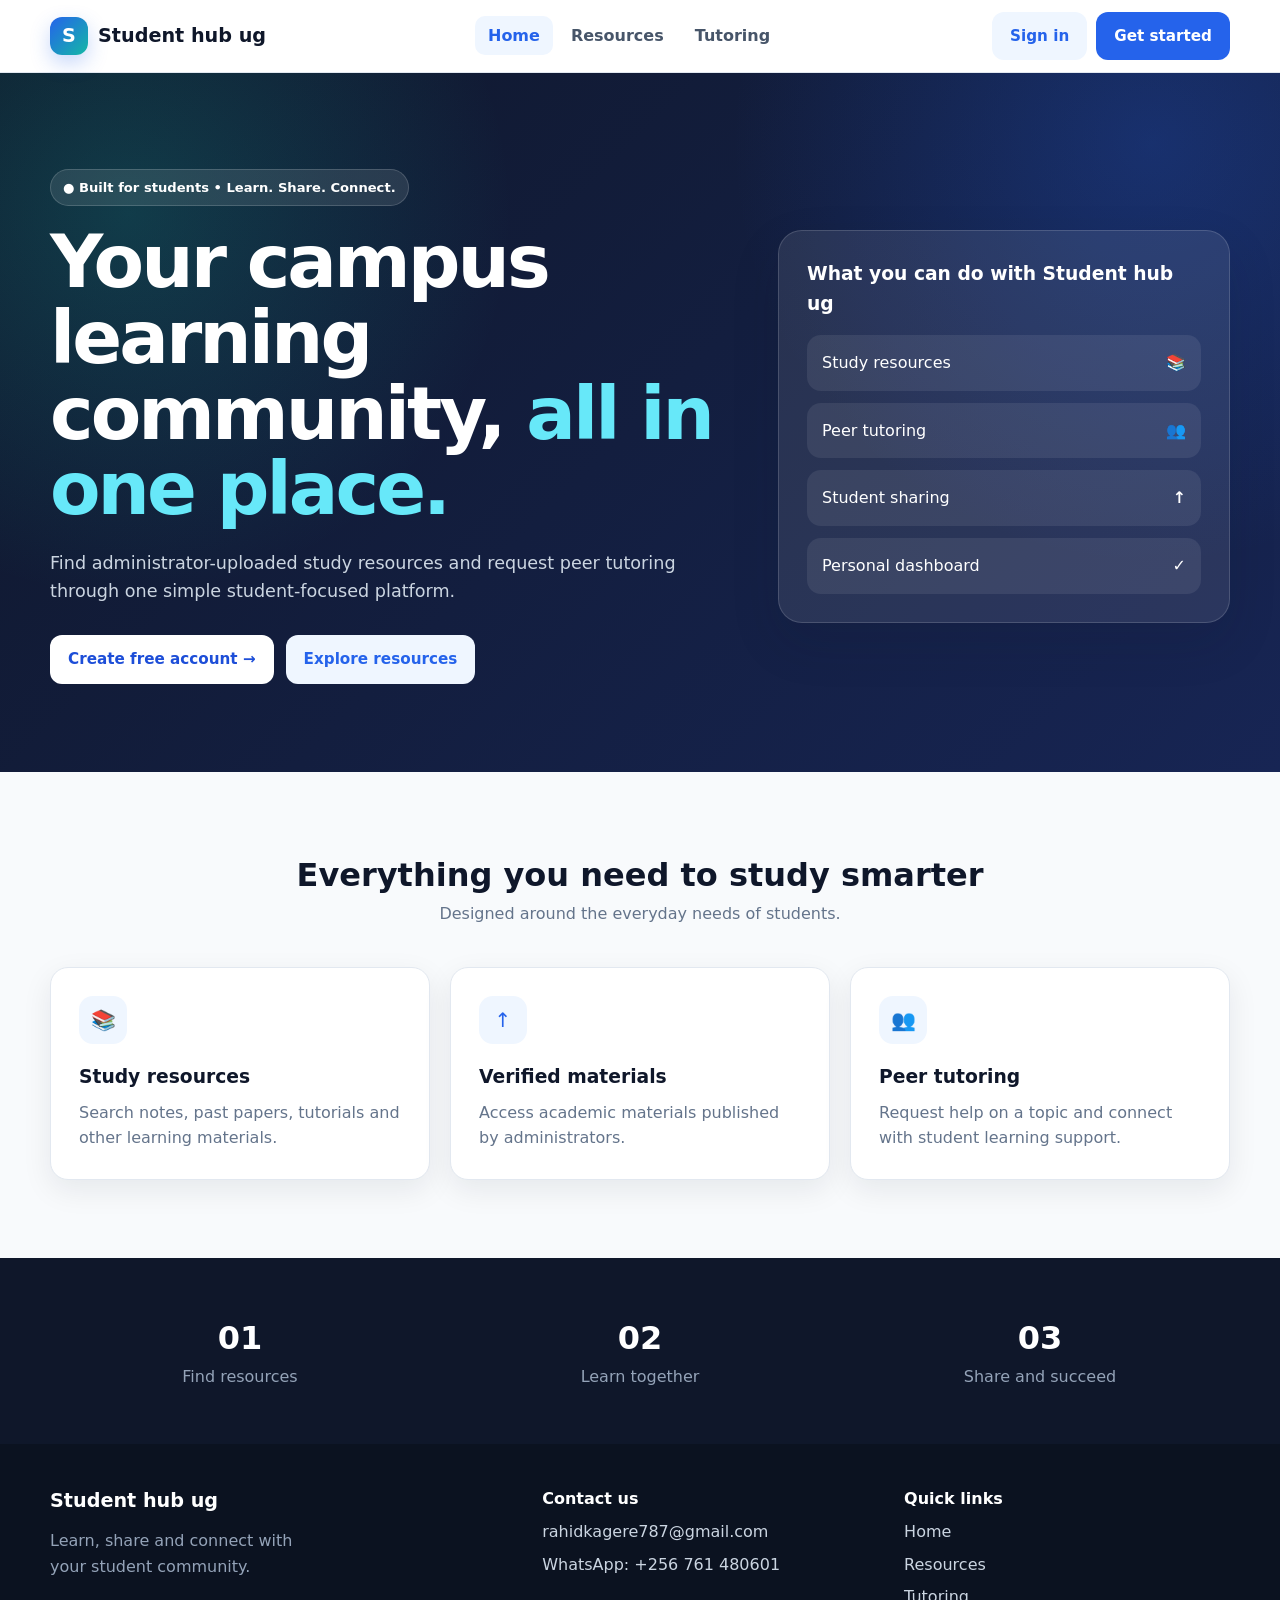
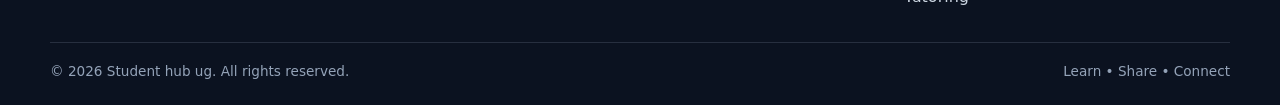
<file: index.html>
<!doctype html><html lang="en"><head><meta charset="UTF-8"><meta name="viewport" content="width=device-width,initial-scale=1"><title>Student hub ug | Student Learning Hub</title><link rel="stylesheet" href="style.css"></head>
<body><header class="site-header"><div class="container nav"><a class="logo" href="index.html"><span class="logo-mark">S</span>Student hub ug</a><ul class="nav-links"><li><a class="active" href="index.html">Home</a></li><li><a href="resources.php">Resources</a></li><li><a href="tutoring.php">Tutoring</a></li></ul><div class="nav-actions"><a class="btn btn-soft" href="login.html">Sign in</a><a class="btn btn-primary" href="register.html">Get started</a></div></div></header>
<main><section class="hero"><div class="container hero-grid"><div><div class="eyebrow">● Built for students • Learn. Share. Connect.</div><h1>Your campus learning community, <span>all in one place.</span></h1><p>Find administrator-uploaded study resources and request peer tutoring through one simple student-focused platform.</p><div class="hero-actions"><a class="btn btn-primary" href="register.html">Create free account →</a><a class="btn btn-soft" href="resources.php">Explore resources</a></div></div><div class="hero-card"><h3>What you can do with Student hub ug</h3><div class="stat-list"><div class="stat-item"><span>Study resources</span><strong>📚</strong></div><div class="stat-item"><span>Peer tutoring</span><strong>👥</strong></div><div class="stat-item"><span>Student sharing</span><strong>↑</strong></div><div class="stat-item"><span>Personal dashboard</span><strong>✓</strong></div></div></div></div></section>
<section class="section"><div class="container"><div class="section-head"><h2>Everything you need to study smarter</h2><p>Designed around the everyday needs of students.</p></div><div class="features"><article class="feature-card"><div class="icon-box">📚</div><h3>Study resources</h3><p>Search notes, past papers, tutorials and other learning materials.</p></article><article class="feature-card"><div class="icon-box">↑</div><h3>Verified materials</h3><p>Access academic materials published by administrators.</p></article><article class="feature-card"><div class="icon-box">👥</div><h3>Peer tutoring</h3><p>Request help on a topic and connect with student learning support.</p></article></div></div></section>
<section class="info-band"><div class="container info-grid"><div><strong>01</strong><span>Find resources</span></div><div><strong>02</strong><span>Learn together</span></div><div><strong>03</strong><span>Share and succeed</span></div></div></section></main><footer class="site-footer"><div class="container footer-inner"><span>© 2026 Student hub ug</span><span>Learn • Share • Connect</span></div></footer><script src="script.js"></script></body></html>
</file>
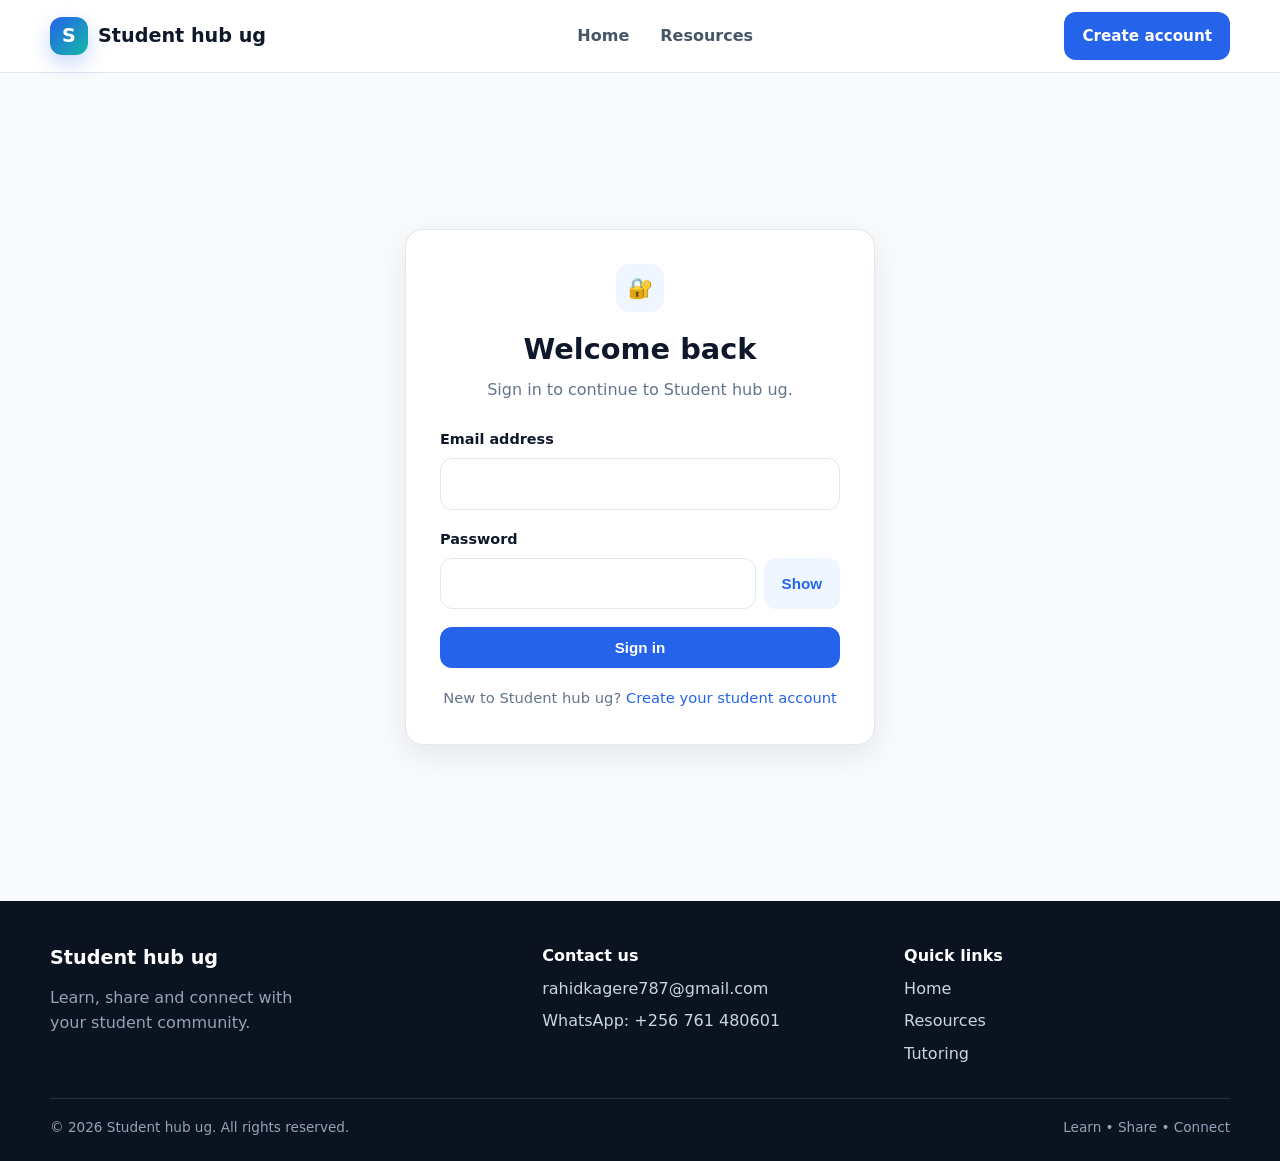
<file: login.html>
<!doctype html><html lang="en"><head><meta charset="UTF-8"><meta name="viewport" content="width=device-width,initial-scale=1"><title>Sign in | Student hub ug</title><link rel="stylesheet" href="style.css"></head>
<body><header class="site-header"><div class="container nav"><a class="logo" href="index.html"><span class="logo-mark">S</span>Student hub ug</a><ul class="nav-links"><li><a href="index.html">Home</a></li><li><a href="resources.php">Resources</a></li></ul><div class="nav-actions"><a class="btn btn-primary" href="register.html">Create account</a></div></div></header>
<main class="form-wrap"><section class="form-card narrow"><div class="form-header"><div class="icon-box" style="margin:0 auto 14px">🔐</div><h1>Welcome back</h1><p>Sign in to continue to Student hub ug.</p></div><div id="login-error" class="alert alert-danger" style="display:none"></div><form action="login_process.php" method="POST" data-loading><div class="form-group"><label>Email address</label><input type="email" name="email" autocomplete="email" required></div><div class="form-group"><label>Password</label><div style="display:flex;gap:8px"><input id="password" type="password" name="password" required><button type="button" class="btn btn-soft" data-password-toggle="password">Show</button></div></div><button class="btn btn-primary btn-block" type="submit">Sign in</button></form><div class="form-footer">New to Student hub ug? <a href="register.html">Create your student account</a></div></section></main><script src="script.js"></script><script>const e=new URLSearchParams(location.search).get("error");if(e){const b=document.getElementById("login-error");b.textContent=e==="invalid"?"Incorrect email or password. Please try again.":"Something went wrong. Please try again.";b.style.display="block"}</script></body></html>
</file>
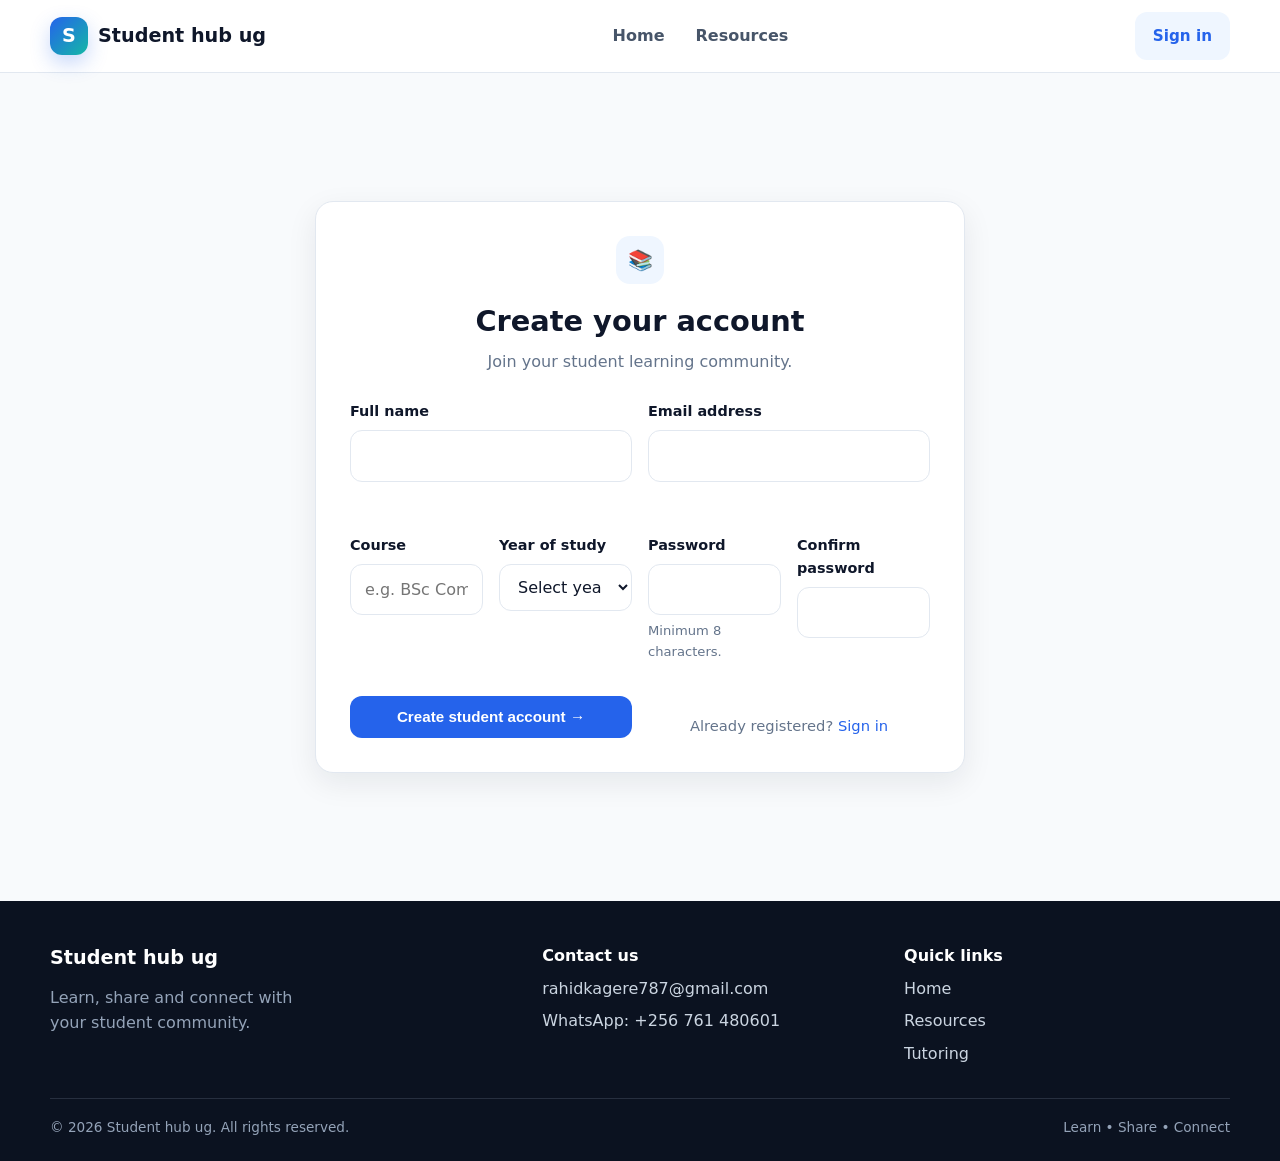
<file: register.html>
<!doctype html><html lang="en"><head><meta charset="UTF-8"><meta name="viewport" content="width=device-width,initial-scale=1"><title>Create account | Student hub ug</title><link rel="stylesheet" href="style.css"></head>
<body><header class="site-header"><div class="container nav"><a class="logo" href="index.html"><span class="logo-mark">S</span>Student hub ug</a><ul class="nav-links"><li><a href="index.html">Home</a></li><li><a href="resources.php">Resources</a></li></ul><div class="nav-actions"><a class="btn btn-soft" href="login.html">Sign in</a></div></div></header>
<main class="form-wrap"><section class="form-card"><div class="form-header"><div class="icon-box" style="margin:0 auto 14px">📚</div><h1>Create your account</h1><p>Join your student learning community.</p></div><div id="reg-error" style="display:none"></div><form id="regForm" action="register_process.php" method="POST" data-loading>
<div class="form-row"><div class="form-group"><label>Full name</label><input name="full_name" required></div><div class="form-group">
<div class="form-group"><label>Email address</label><input type="email" name="email" required></div></div>
<div class="form-row"><div class="form-group"><label>Course</label><input name="course" placeholder="e.g. BSc Computer Science" required></div><div class="form-group"><label>Year of study</label><select name="year" required><option value="">Select year</option><option>1</option><option>2</option><option>3</option><option>4</option><option>5</option></select></div></div>
<div class="form-row"><div class="form-group"><label>Password</label><input id="password" type="password" name="password" minlength="8" required><div class="help">Minimum 8 characters.</div></div><div class="form-group"><label>Confirm password</label><input id="confirm_password" type="password" name="confirm_password" minlength="8" required></div></div>
<button class="btn btn-primary btn-block" type="submit">Create student account →</button></form><div class="form-footer">Already registered? <a href="login.html">Sign in</a></div></section></main><script src="script.js"></script><script>const e=new URLSearchParams(location.search).get("error");if(e){const b=document.getElementById("reg-error");b.className="alert alert-danger";b.textContent=decodeURIComponent(e);b.style.display="block"}</script></body></html>
</file>
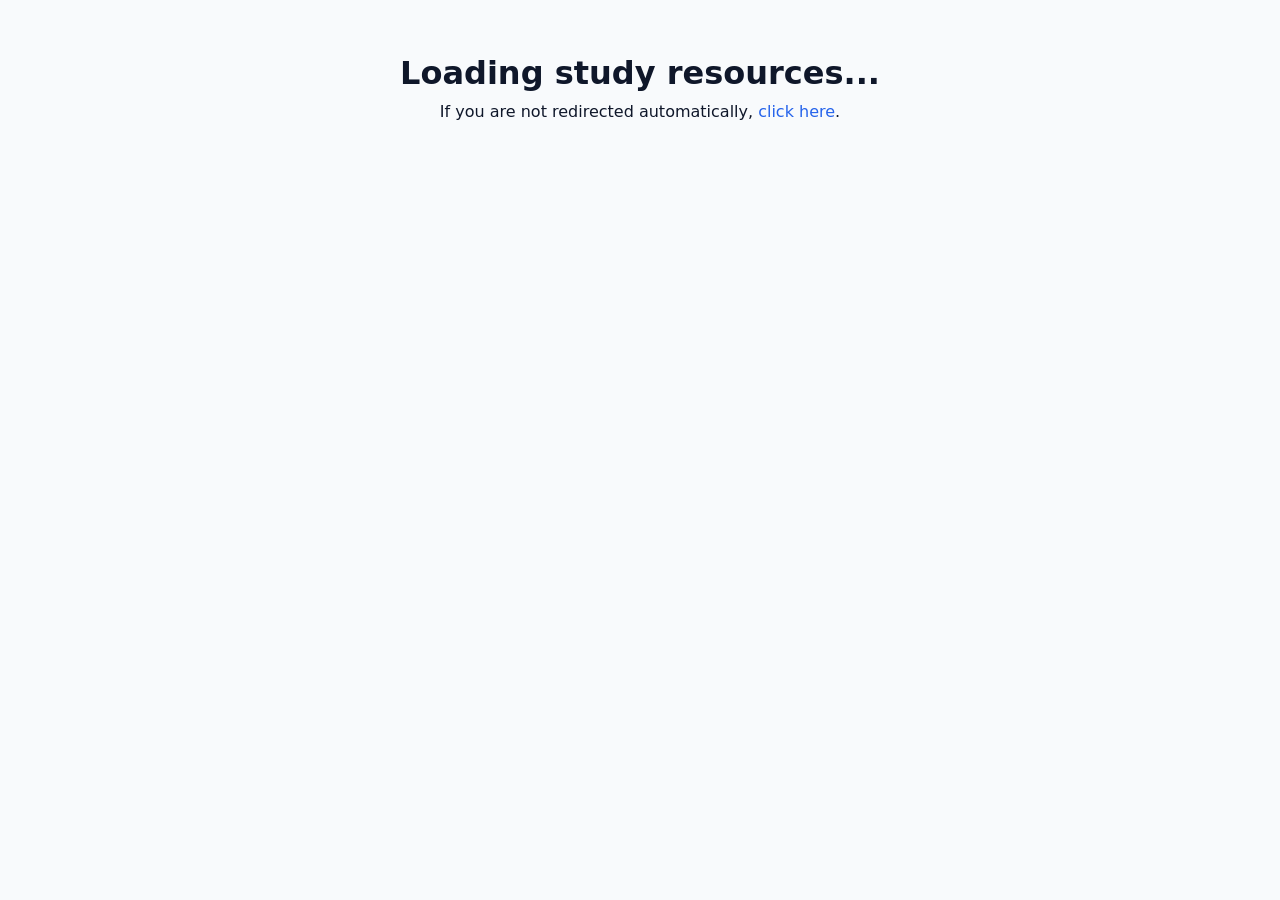
<file: resources.html>
<!DOCTYPE html>
<html lang="en">
<head>
    <meta charset="UTF-8">
    <meta http-equiv="refresh" content="0; url=resources.php">
    <title>Redirecting to Resources</title>
    <link rel="stylesheet" href="style.css">
</head>
<body>
    <main class="resources-page" style="text-align:center; padding: 3rem 1rem;">
        <h1>Loading study resources...</h1>
        <p>If you are not redirected automatically, <a href="resources.php">click here</a>.</p>
    </main>
</body>
</html>
</file>
<file: style.css>
:root{--primary:#2563eb;--primary-dark:#1d4ed8;--accent:#14b8a6;--ink:#0f172a;--muted:#64748b;--bg:#f8fafc;--surface:#fff;--border:#e2e8f0;--success:#16a34a;--danger:#dc2626;--shadow:0 10px 30px rgba(15,23,42,.08);--shadow-lg:0 20px 50px rgba(15,23,42,.12);--radius:18px}
*{box-sizing:border-box;margin:0;padding:0}html{scroll-behavior:smooth}body{font-family:Inter,system-ui,-apple-system,"Segoe UI",Roboto,Arial,sans-serif;color:var(--ink);background:var(--bg);line-height:1.6}a{color:var(--primary);text-decoration:none}.container{width:min(1180px,calc(100% - 40px));margin:auto}
.site-header{position:sticky;top:0;z-index:1000;background:rgba(255,255,255,.95);backdrop-filter:blur(14px);border-bottom:1px solid var(--border)}.nav{min-height:72px;display:flex;align-items:center;justify-content:space-between;gap:18px}.logo{display:flex;align-items:center;gap:10px;color:var(--ink);font-weight:800;font-size:1.2rem}.logo-mark{width:38px;height:38px;border-radius:12px;display:grid;place-items:center;color:#fff;background:linear-gradient(135deg,var(--primary),var(--accent));box-shadow:0 8px 20px rgba(37,99,235,.25)}
.nav-links{display:flex;align-items:center;gap:5px;list-style:none}.nav-links a{color:#475569;font-weight:650;padding:10px 13px;border-radius:10px}.nav-links a:hover,.nav-links a.active{color:var(--primary);background:#eff6ff}.nav-actions{display:flex;align-items:center;gap:9px}
.btn{display:inline-flex;align-items:center;justify-content:center;gap:8px;border:0;border-radius:12px;padding:12px 18px;font-weight:750;cursor:pointer;transition:.2s;font-size:.95rem}.btn:hover{transform:translateY(-1px);box-shadow:0 10px 22px rgba(15,23,42,.12)}.btn-primary{background:var(--primary);color:#fff}.btn-primary:hover{background:var(--primary-dark);color:#fff}.btn-soft{background:#eff6ff;color:var(--primary)}.btn-danger{background:#fee2e2;color:#b91c1c}.btn-block{width:100%}
.hero{padding:96px 0 88px;background:radial-gradient(circle at 10% 20%,rgba(20,184,166,.22),transparent 30%),radial-gradient(circle at 90% 10%,rgba(37,99,235,.25),transparent 32%),linear-gradient(135deg,#0f172a,#172554);color:#fff}.hero-grid{display:grid;grid-template-columns:1.2fr .8fr;gap:50px;align-items:center}.eyebrow{display:inline-flex;padding:7px 12px;border-radius:999px;background:rgba(255,255,255,.1);border:1px solid rgba(255,255,255,.16);font-size:.82rem;font-weight:700;margin-bottom:18px}.hero h1{font-size:clamp(2.5rem,6vw,4.6rem);line-height:1.03;letter-spacing:-.04em}.hero h1 span{color:#67e8f9}.hero p{max-width:650px;color:#cbd5e1;font-size:1.1rem;margin:22px 0 30px}.hero-actions{display:flex;gap:12px;flex-wrap:wrap}.hero .btn-primary{background:#fff;color:#1d4ed8}.hero-card{background:rgba(255,255,255,.09);border:1px solid rgba(255,255,255,.15);border-radius:24px;padding:28px;box-shadow:var(--shadow-lg)}.stat-list{display:grid;gap:12px;margin-top:16px}.stat-item{display:flex;justify-content:space-between;padding:15px;border-radius:14px;background:rgba(255,255,255,.08)}
.section{padding:78px 0}.section-head{text-align:center;max-width:720px;margin:0 auto 40px}.section-head h2{font-size:2rem}.section-head p,.feature-card p,.page-title p,.dashboard-hero p{color:var(--muted)}.features,.resource-grid{display:grid;grid-template-columns:repeat(3,1fr);gap:20px}.feature-card,.resource-card,.dashboard-card,.form-card{background:var(--surface);border:1px solid var(--border);border-radius:var(--radius);box-shadow:var(--shadow)}.feature-card{padding:28px;transition:.2s}.feature-card:hover,.resource-card:hover{transform:translateY(-3px);box-shadow:var(--shadow-lg)}.icon-box{width:48px;height:48px;border-radius:14px;display:grid;place-items:center;background:#eff6ff;color:var(--primary);font-size:1.25rem;margin-bottom:18px}.feature-card h3{margin-bottom:8px}
.info-band{background:#0f172a;color:#fff;padding:55px 0}.info-grid{display:grid;grid-template-columns:repeat(3,1fr);gap:20px;text-align:center}.info-grid strong{display:block;font-size:2rem}.info-grid span{color:#94a3b8}.site-footer{background:#0b1220;color:#94a3b8;padding:42px 0 22px}.footer-grid{display:grid;grid-template-columns:1.4fr 1fr 1fr;gap:36px}.footer-grid>div{display:flex;flex-direction:column;gap:7px}.footer-grid strong{color:#fff;font-size:1rem}.footer-brand{font-size:1.2rem!important}.footer-grid p{max-width:280px;margin-top:4px}.footer-grid a{color:#cbd5e1;width:max-content}.footer-grid a:hover{color:#67e8f9}.footer-bottom{display:flex;justify-content:space-between;gap:20px;border-top:1px solid rgba(148,163,184,.2);margin-top:32px;padding-top:18px;font-size:.85rem}
.page{padding:48px 0 80px}.page-title{margin-bottom:26px}.page-title h1{font-size:2.2rem}.search-bar{display:flex;gap:10px;margin:22px 0 30px}.search-bar input{flex:1}
input,select,textarea{width:100%;border:1px solid var(--border);background:#fff;border-radius:12px;padding:12px 14px;font:inherit;color:var(--ink);outline:none;transition:.2s}input:focus,select:focus,textarea:focus{border-color:#93c5fd;box-shadow:0 0 0 4px #dbeafe}textarea{resize:vertical}label{display:block;font-weight:700;font-size:.9rem;margin-bottom:7px}.form-group{margin-bottom:18px}.form-row{display:grid;grid-template-columns:1fr 1fr;gap:16px}.help{font-size:.82rem;color:var(--muted);margin-top:5px}
.form-wrap{min-height:calc(100vh - 72px);display:grid;place-items:center;padding:45px 20px}.form-card{width:min(650px,100%);padding:34px}.form-card.narrow{width:min(470px,100%)}.form-header{text-align:center;margin-bottom:25px}.form-header h1{font-size:1.8rem}.form-header p{color:var(--muted);margin-top:5px}.form-footer{text-align:center;margin-top:18px;color:var(--muted);font-size:.92rem}.alert{padding:13px 15px;border-radius:12px;margin-bottom:18px;font-weight:600}.alert-success{background:#dcfce7;color:#166534}.alert-danger{background:#fee2e2;color:#991b1b}.notice{padding:15px;border-radius:14px;background:#f8fafc;border:1px solid var(--border);color:var(--muted);margin-bottom:20px}
.resource-card{padding:22px;display:flex;flex-direction:column;min-height:285px;transition:.2s}.resource-card h3{font-size:1.1rem;margin:12px 0 8px}.resource-card p{color:var(--muted);font-size:.92rem}.resource-meta{display:flex;justify-content:space-between;gap:10px;color:var(--muted);font-size:.82rem;margin:15px 0}.badge{display:inline-flex;width:max-content;padding:5px 10px;border-radius:999px;background:#eff6ff;color:var(--primary);font-size:.75rem;font-weight:800;text-transform:capitalize}.empty{padding:45px;text-align:center;border:1px dashed #cbd5e1;border-radius:18px;color:var(--muted);background:#fff}
.dashboard-hero{padding:42px 0 25px}.dashboard-hero h1{font-size:2.3rem}.dashboard-stats{display:grid;grid-template-columns:repeat(3,1fr);gap:18px;margin-bottom:28px}.dashboard-card{padding:24px}.dashboard-card .number{font-size:2.2rem;font-weight:800;margin:6px 0}.dashboard-card small{color:var(--muted)}.dashboard-section{margin-top:28px}.dashboard-section h2{margin-bottom:15px}.table-wrap{overflow:auto;background:#fff;border:1px solid var(--border);border-radius:18px}table{width:100%;border-collapse:collapse;min-width:650px}th,td{text-align:left;padding:14px 16px;border-bottom:1px solid var(--border)}th{font-size:.82rem;color:var(--muted);text-transform:uppercase;background:#f8fafc}
@media(max-width:900px){.hero-grid{grid-template-columns:1fr}.features,.resource-grid,.dashboard-stats{grid-template-columns:1fr 1fr}.nav-links{display:none}}
@media(max-width:620px){.container{width:calc(100% - 28px)}.hero{padding:70px 0}.section{padding:55px 0}.features,.resource-grid,.dashboard-stats,.form-row,.info-grid,.footer-grid{grid-template-columns:1fr}.search-bar{flex-direction:column}.form-card{padding:24px}.footer-grid a{width:auto}.footer-bottom{flex-direction:column;text-align:center;gap:6px}}
</file>
